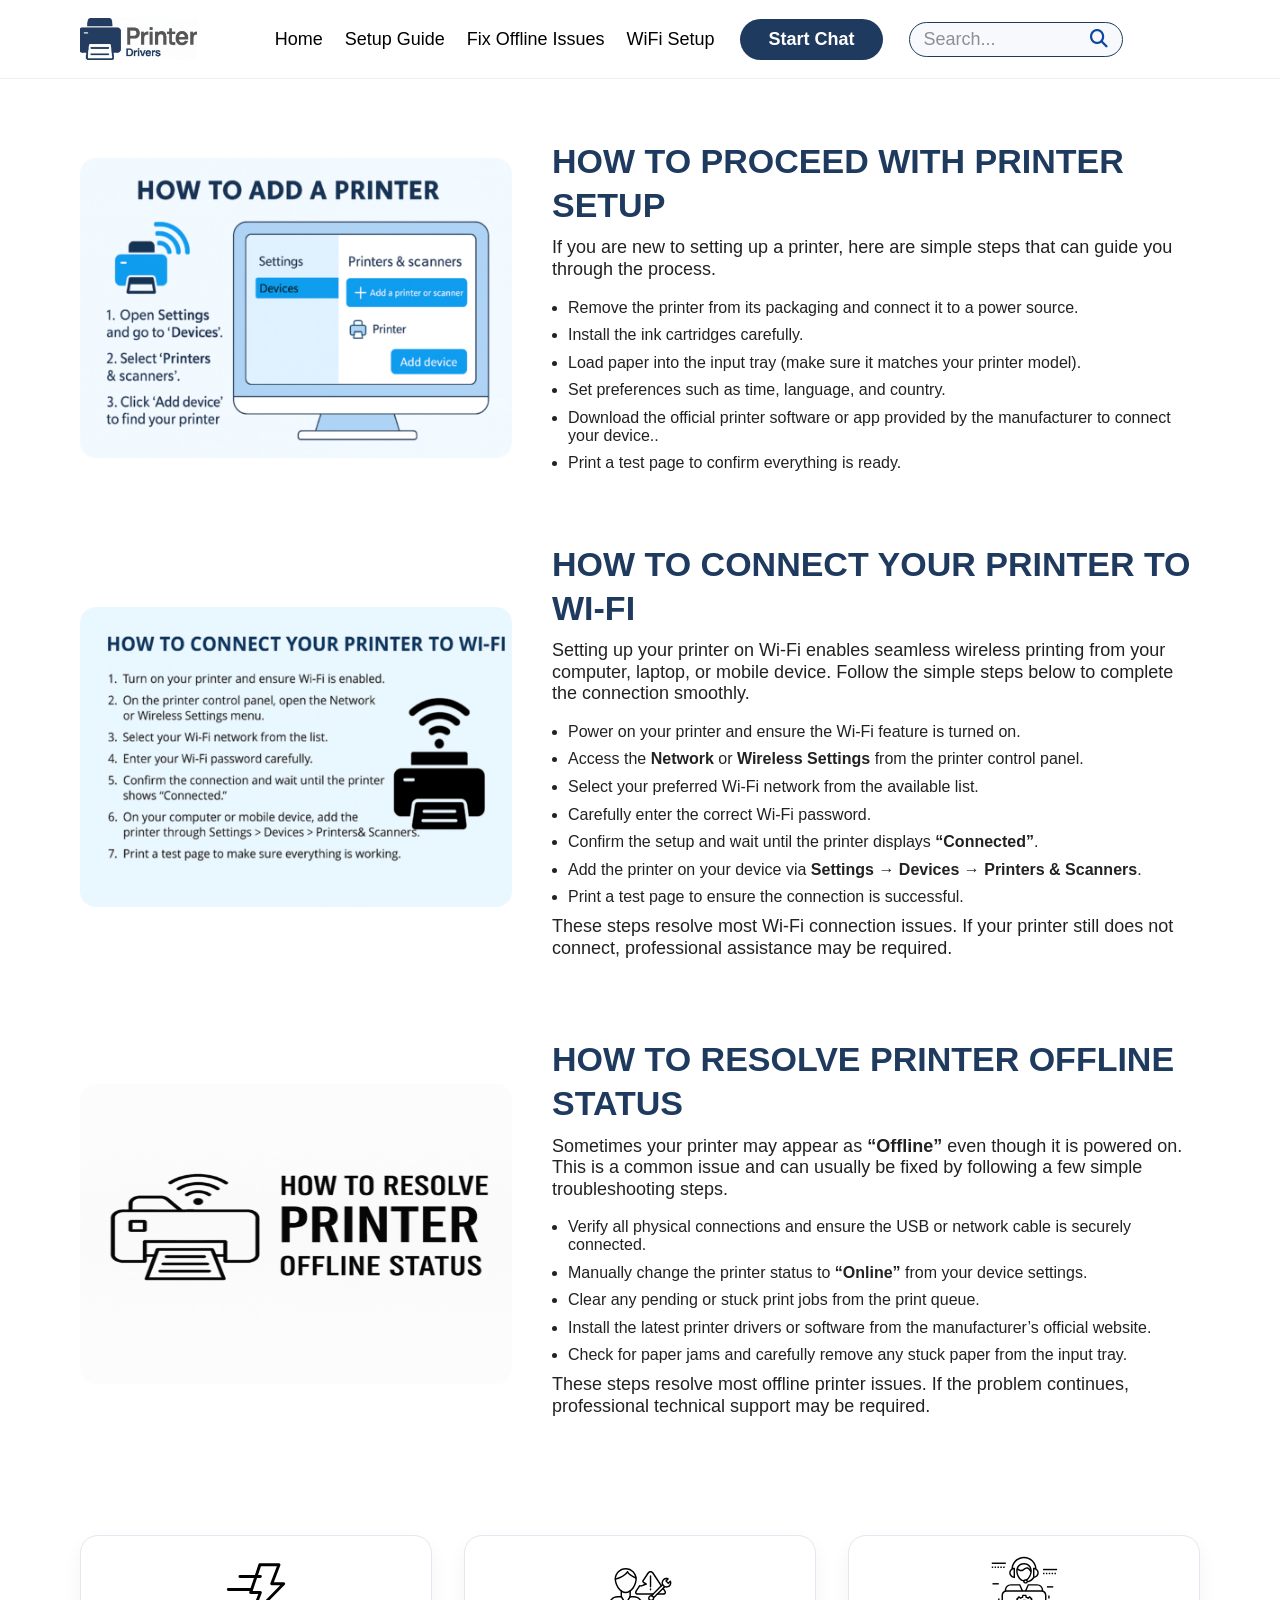
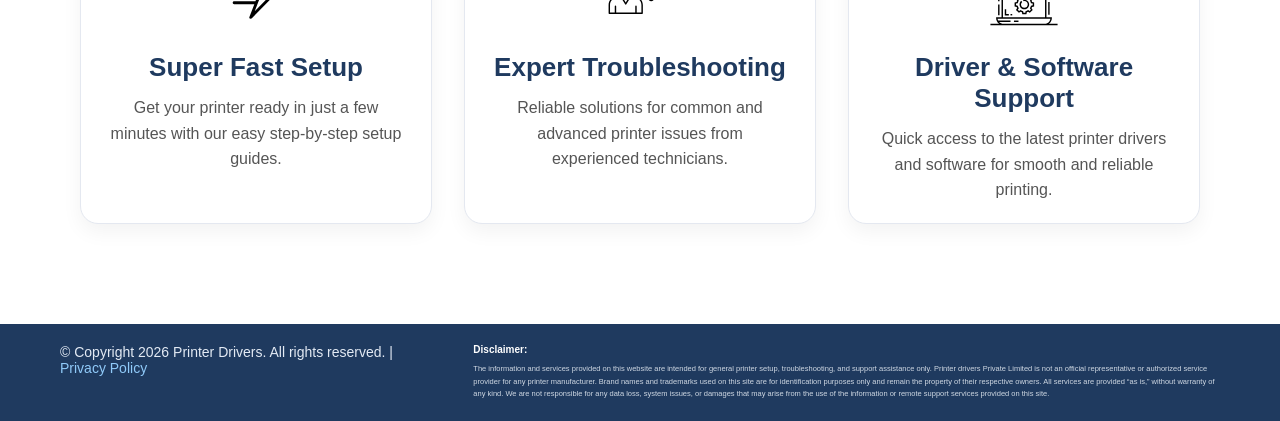
<file: index.html>
<!DOCTYPE html>
<html lang="en">
<head>
    <meta charset="UTF-8">
    <title>Printer Drivers</title>
    <link rel="stylesheet" href="style.css">

    <!-- Font Awesome -->
    <link rel="stylesheet" href="https://cdnjs.cloudflare.com/ajax/libs/font-awesome/6.5.0/css/all.min.css">
</head>
<body>

<header class="header">
    <div class="header-inner">

        <!-- LEFT: Logo -->
      <div class="logo">
    <a href="index.html">
        <img src="images/logo (4).png" alt="Print Care Logo">
    </a>
</div>


        <!-- CENTER: Menu + Button + Search -->
        <div class="header-center">
            <nav class="menu">
                <a href="#">Home</a>
                <a href="#">Setup Guide</a>
                <a href="#">Fix Offline Issues</a>
                <a href="#">WiFi Setup</a>
            </nav>

            <a href="#" class="chat-btn">Start Chat</a>

            <div class="search-box">
    <input type="text" placeholder="Search...">
    <i class="fas fa-search"></i>
</div>

        </div>

        <!-- RIGHT spacer (empty but important for centering) -->
        <div></div>

    </div>
</header>
<section class="hero">
    <div class="hero-image">
        <img src="images/12345-480x320.png" alt="Printer Setup">
    </div>

    <div class="hero-content">
        <h1>HOW TO PROCEED WITH PRINTER SETUP</h1>
        <p>
            If you are new to setting up a printer, here are simple steps that can guide you through the process.
        </p>

        <ul>
            <li>Remove the printer from its packaging and connect it to a power source.</li>
            <li>Install the ink cartridges carefully.</li>
            <li>Load paper into the input tray (make sure it matches your printer model).</li>
            <li>Set preferences such as time, language, and country.</li>
            <li>Download the official printer software or app provided by the manufacturer to connect your device..</li>
            <li>Print a test page to confirm everything is ready.</li>
        </ul>
    </div>
</section>
<section class="hero hero-alt">
    <div class="hero-image">
        <img src="images/123456-480x320.png" alt="Connect Printer to WiFi">
    </div>

    <div class="hero-content">
        <h1>HOW TO CONNECT YOUR PRINTER TO WI-FI</h1>
        <p>
            Setting up your printer on Wi-Fi enables seamless wireless printing from your computer,
            laptop, or mobile device. Follow the simple steps below to complete the connection smoothly.
        </p>

        <ul>
            <li>Power on your printer and ensure the Wi-Fi feature is turned on.</li>
            <li>Access the <strong>Network</strong> or <strong>Wireless Settings</strong> from the printer control panel.</li>
            <li>Select your preferred Wi-Fi network from the available list.</li>
            <li>Carefully enter the correct Wi-Fi password.</li>
            <li>Confirm the setup and wait until the printer displays <strong>“Connected”</strong>.</li>
            <li>Add the printer on your device via <strong>Settings → Devices → Printers & Scanners</strong>.</li>
            <li>Print a test page to ensure the connection is successful.</li>
        </ul>

        <p class="hero-note">
            These steps resolve most Wi-Fi connection issues. If your printer still does not connect,
            professional assistance may be required.
        </p>
    </div>
</section>

<section class="hero hero-alt">
    <div class="hero-image">
        <img src="images/1234-480x480.png" alt="Printer Offline Issue">
    </div>

    <div class="hero-content">
        <h1>HOW TO RESOLVE PRINTER OFFLINE STATUS</h1>
        <p>
            Sometimes your printer may appear as <strong>“Offline”</strong> even though it is powered on.
            This is a common issue and can usually be fixed by following a few simple troubleshooting steps.
        </p>

        <ul>
            <li>Verify all physical connections and ensure the USB or network cable is securely connected.</li>
            <li>Manually change the printer status to <strong>“Online”</strong> from your device settings.</li>
            <li>Clear any pending or stuck print jobs from the print queue.</li>
            <li>Install the latest printer drivers or software from the manufacturer’s official website.</li>
            <li>Check for paper jams and carefully remove any stuck paper from the input tray.</li>
        </ul>

        <p class="hero-note">
            These steps resolve most offline printer issues. If the problem continues,
            professional technical support may be required.
        </p>
    </div>
</section>
<section class="features">
    <div class="feature-card">
        <img src="images/icon1.svg" alt="Fast Setup">
        <h3>Super Fast Setup</h3>
        <p>
            Get your printer ready in just a few minutes with our easy step-by-step setup guides.
        </p>
    </div>

    <div class="feature-card">
        <img src="images/icon2.svg" alt="Expert Support">
        <h3>Expert Troubleshooting</h3>
        <p>
            Reliable solutions for common and advanced printer issues from experienced technicians.
        </p>
    </div>

    <div class="feature-card">
        <img src="images/icon3.svg" alt="Driver Support">
        <h3>Driver & Software Support</h3>
        <p>
            Quick access to the latest printer drivers and software for smooth and reliable printing.
        </p>
    </div>
</section>
<footer class="footer">
    <div class="footer-inner">

        <!-- Left -->
        <div class="footer-left">
            <p>
                © Copyright 2026 Printer Drivers. All rights reserved. |
                <a href="privacy-policy.html">Privacy Policy</a>
            </p>
        </div>

        <!-- Right -->
        <div class="footer-right">
            <h4>Disclaimer:</h4>
            <p>
                The information and services provided on this website are intended for general printer setup,
                troubleshooting, and support assistance only. Printer drivers
  Private Limited is not an
                official representative or authorized service provider for any printer manufacturer.
                Brand names and trademarks used on this site are for identification purposes only and remain
                the property of their respective owners. All services are provided “as is,” without warranty
                of any kind. We are not responsible for any data loss, system issues, or damages that may arise
                from the use of the information or remote support services provided on this site.
            </p>
        </div>

    </div>
</footer>

</body>
</html>
</file>
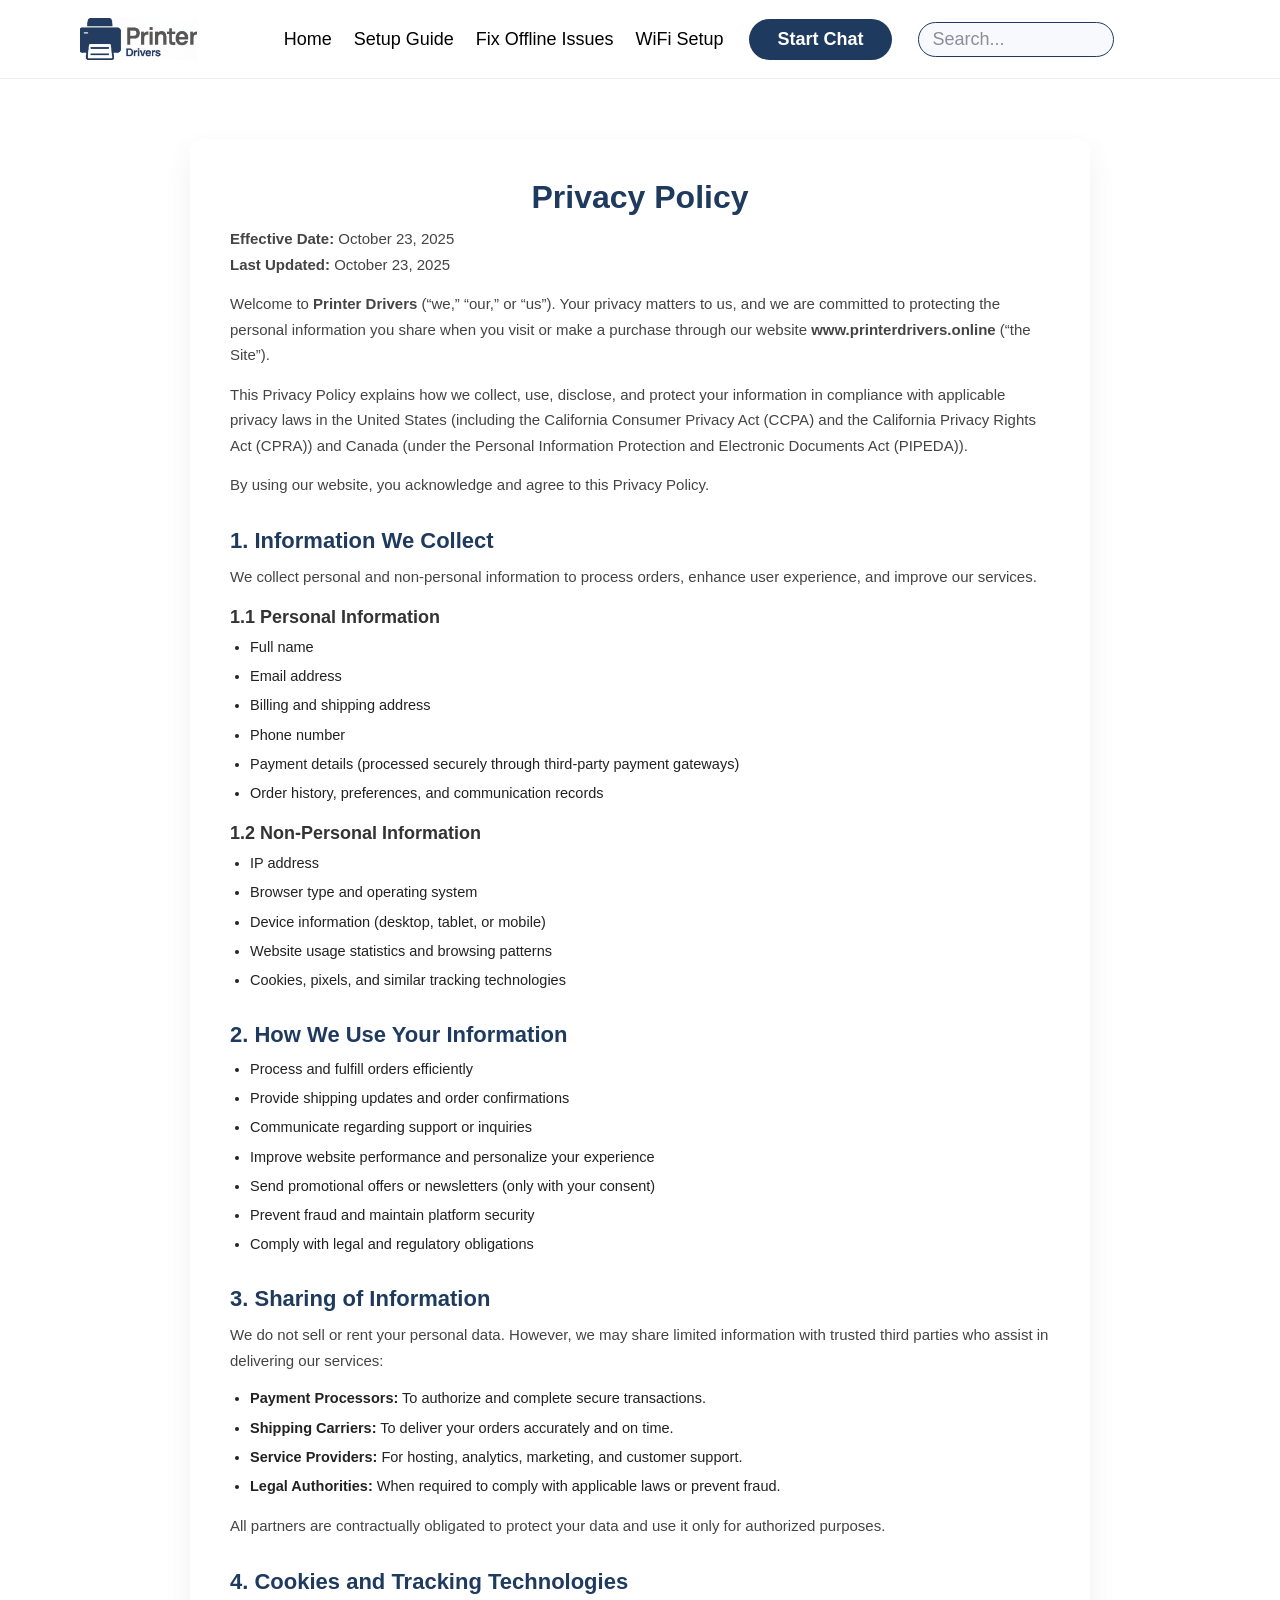
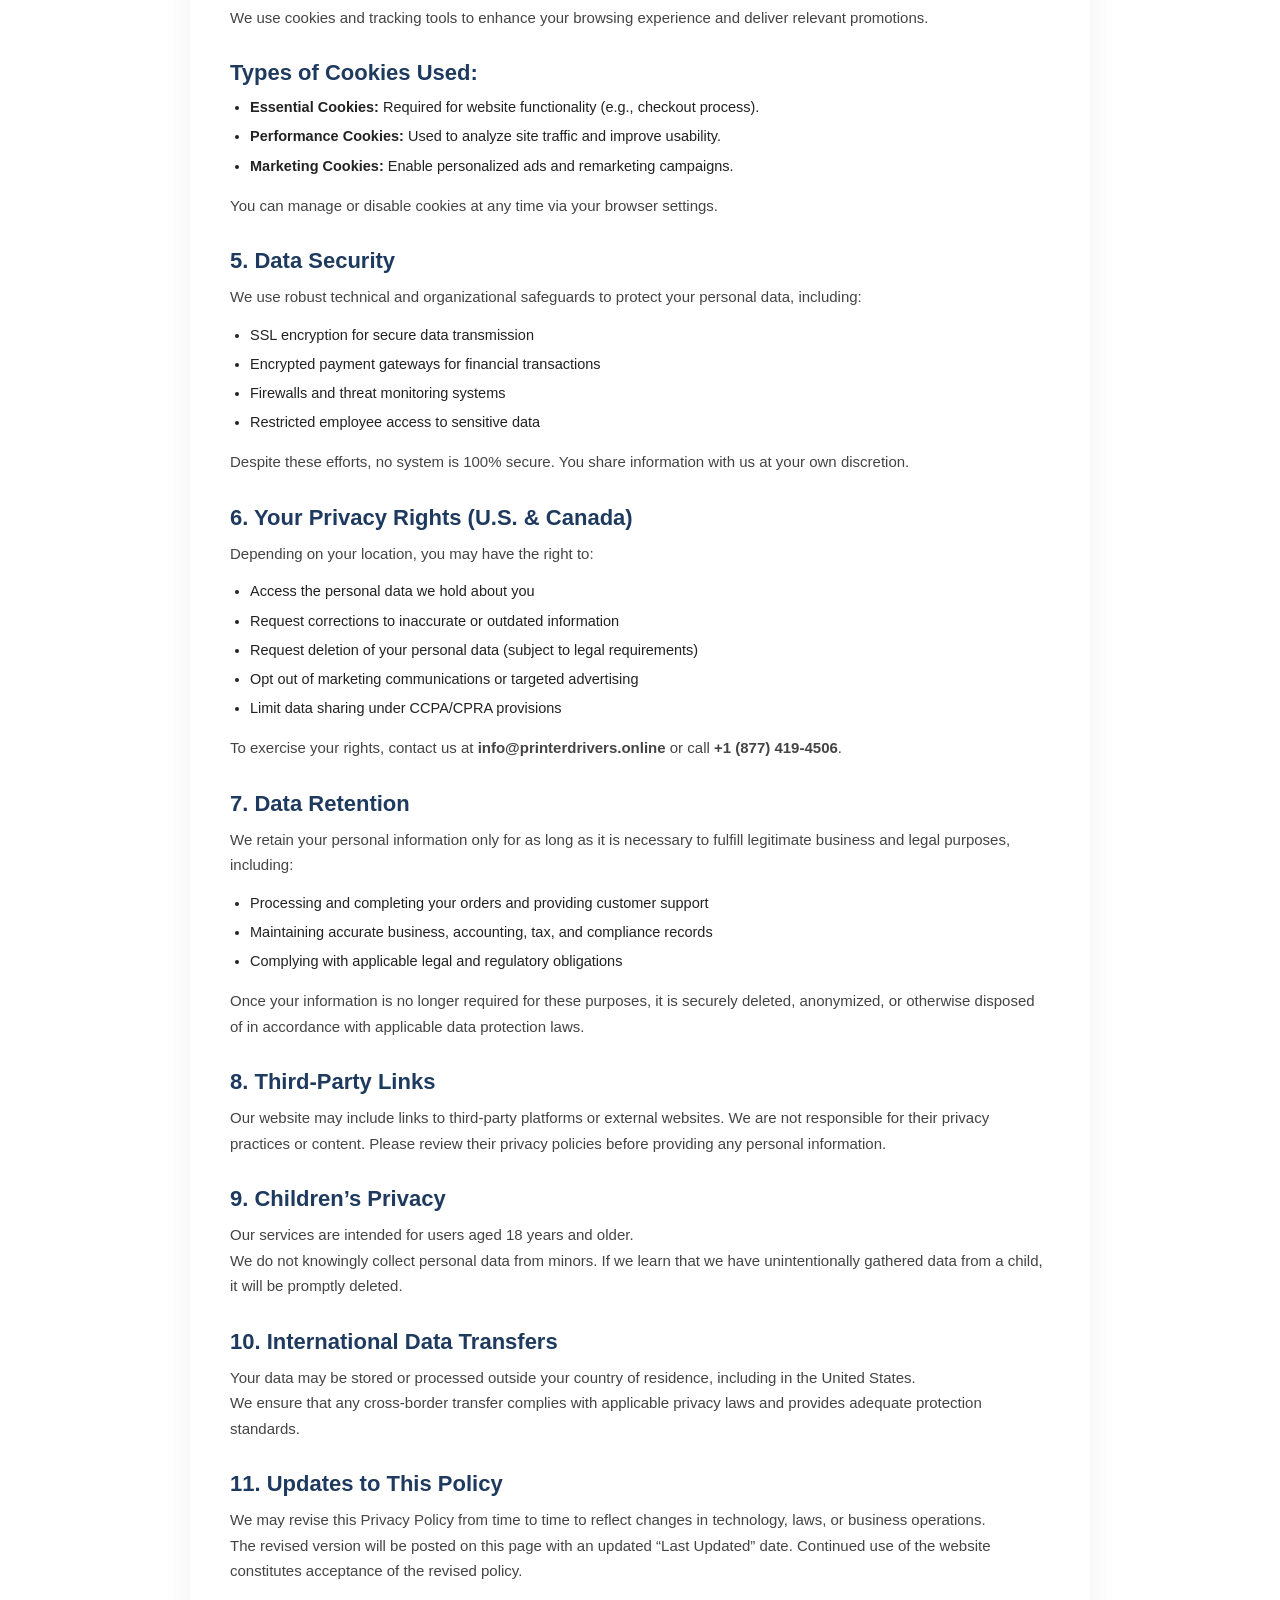
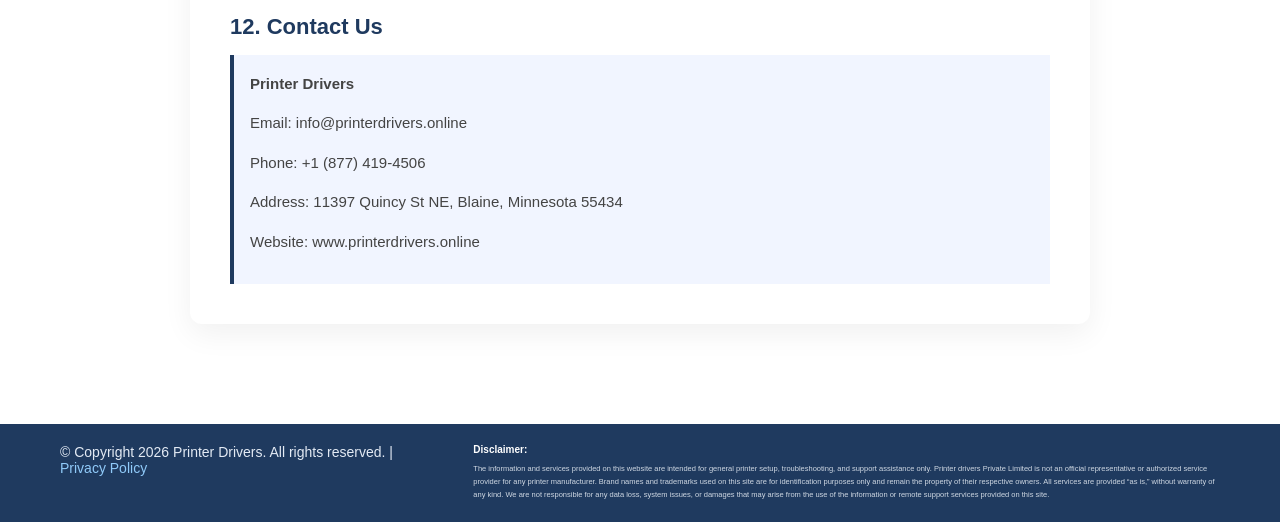
<file: privacy-policy.html>
<!DOCTYPE html>
<html lang="en">
<head>
    <meta charset="UTF-8">
    <title>Privacy Policy | Printer Drivers</title>
    <meta name="viewport" content="width=device-width, initial-scale=1.0">
    <link rel="stylesheet" href="style.css">
</head>
<body>
<header class="header">
    <div class="header-inner">

        <!-- LEFT: Logo -->
     <div class="logo">
    <a href="index.html">
        <img src="images/logo (4).png" alt="Print Care Logo">
    </a>
</div> 
        <!-- CENTER: Menu + Button + Search -->
        <div class="header-center">
            <nav class="menu">
                <a href="#">Home</a>
                <a href="#">Setup Guide</a>
                <a href="#">Fix Offline Issues</a>
                <a href="#">WiFi Setup</a>
            </nav>

            <a href="#" class="chat-btn">Start Chat</a>

            <div class="search-box">
    <input type="text" placeholder="Search...">
    <i class="fas fa-search"></i>
</div>

        </div>

        <!-- RIGHT spacer (empty but important for centering) -->
        <div></div>

    </div>
</header>
<section class="policy-container">

    <h1>Privacy Policy</h1>
    <p class="policy-meta">
        <strong>Effective Date:</strong> October 23, 2025<br>
        <strong>Last Updated:</strong> October 23, 2025
    </p>

    <p>
        Welcome to <strong>Printer Drivers</strong> (“we,” “our,” or “us”). Your privacy matters to us, and we are
        committed to protecting the personal information you share when you visit or make a purchase through
        our website <strong>www.printerdrivers.online
 </strong> (“the Site”).
    </p>

    <p>
        This Privacy Policy explains how we collect, use, disclose, and protect your information in compliance
        with applicable privacy laws in the United States (including the California Consumer Privacy Act (CCPA)
        and the California Privacy Rights Act (CPRA)) and Canada (under the Personal Information Protection and
        Electronic Documents Act (PIPEDA)).
    </p>

    <p>
        By using our website, you acknowledge and agree to this Privacy Policy.
    </p>

    <h2>1. Information We Collect</h2>
    <p>
        We collect personal and non-personal information to process orders, enhance user experience, and
        improve our services.
    </p>

    <h3>1.1 Personal Information</h3>
    <ul>
        <li>Full name</li>
        <li>Email address</li>
        <li>Billing and shipping address</li>
        <li>Phone number</li>
        <li>Payment details (processed securely through third-party payment gateways)</li>
        <li>Order history, preferences, and communication records</li>
    </ul>

    <h3>1.2 Non-Personal Information</h3>
    <ul>
        <li>IP address</li>
        <li>Browser type and operating system</li>
        <li>Device information (desktop, tablet, or mobile)</li>
        <li>Website usage statistics and browsing patterns</li>
        <li>Cookies, pixels, and similar tracking technologies</li>
    </ul>

    <h2>2. How We Use Your Information</h2>
    <ul>
        <li>Process and fulfill orders efficiently</li>
        <li>Provide shipping updates and order confirmations</li>
        <li>Communicate regarding support or inquiries</li>
        <li>Improve website performance and personalize your experience</li>
        <li>Send promotional offers or newsletters (only with your consent)</li>
        <li>Prevent fraud and maintain platform security</li>
        <li>Comply with legal and regulatory obligations</li>
    </ul>

    <h2>3. Sharing of Information</h2>
    <p>
        We do not sell or rent your personal data.  However, we may share limited information with trusted third parties who assist in delivering our services:
    </p>
    <ul>
        <li><strong>Payment Processors:</strong> To authorize and complete secure transactions.</li>
        <li><strong>Shipping Carriers:</strong>  To deliver your orders accurately and on time.</li>
        <li><strong>Service Providers:</strong>  For hosting, analytics, marketing, and customer support.</li>
        <li><strong>Legal Authorities:</strong> When required to comply with applicable laws or prevent fraud.</li>
    </ul>
    <p>All partners are contractually obligated to protect your data and use it only for authorized purposes.</p>

    <h2>4. Cookies and Tracking Technologies</h2>
    <p>We use cookies and tracking tools to enhance your browsing experience and deliver relevant promotions.</p>
    <h2>Types of Cookies Used:</h2>
    <ul>
        <li><strong>Essential Cookies:</strong>  Required for website functionality (e.g., checkout process).</li>
        <li><strong>Performance Cookies:</strong>  Used to analyze site traffic and improve usability.
</li>
        <li><strong>Marketing Cookies:</strong>  Enable personalized ads and remarketing campaigns.</li>
    </ul>
    <p>You can manage or disable cookies at any time via your browser settings.</p>

    <h2>5. Data Security</h2>
    <p>We use robust technical and organizational safeguards to protect your personal data, including:</p>
    <ul>
        <li>SSL encryption for secure data transmission</li>
        <li>Encrypted payment gateways for financial transactions</li>
        <li>Firewalls and threat monitoring systems</li>
        <li>Restricted employee access to sensitive data</li>
    </ul>
    <p>
Despite these efforts, no system is 100% secure. You share information with us at your own discretion.
    </p>

    <h2>6. Your Privacy Rights (U.S. & Canada)</h2>
    <p>Depending on your location, you may have the right to:</p>
    <ul>
        <li>Access the personal data we hold about you</li>
        <li>Request corrections to inaccurate or outdated information</li>
        <li>Request deletion of your personal data (subject to legal requirements)</li>
        <li>Opt out of marketing communications or targeted advertising</li>
        <li>Limit data sharing under CCPA/CPRA provisions</li>
    </ul>
    <p>
        To exercise your rights, contact us at
        <strong>info@printerdrivers.online
 </strong> or call <strong>+1 (877) 419-4506</strong>.
    </p>

  <h2>7. Data Retention</h2>
<p>
    We retain your personal information only for as long as it is necessary to fulfill legitimate
    business and legal purposes, including:
</p>

<ul>
    <li>Processing and completing your orders and providing customer support</li>
    <li>Maintaining accurate business, accounting, tax, and compliance records</li>
    <li>Complying with applicable legal and regulatory obligations</li>
</ul>

<p>
    Once your information is no longer required for these purposes, it is securely deleted,
    anonymized, or otherwise disposed of in accordance with applicable data protection laws.
</p>


    <h2>8. Third-Party Links</h2>
    <p>
Our website may include links to third-party platforms or external websites. We are not responsible for their privacy practices or content. Please review their privacy policies before providing any personal information.
    </p>

    <h2>9. Children’s Privacy</h2>
    <p>
        Our services are intended for users aged 18 years and older.<br>
We do not knowingly collect personal data from minors. If we learn that we have unintentionally gathered data from a child, it will be promptly deleted.
    </p>

    <h2>10. International Data Transfers</h2>
    <p>
       Your data may be stored or processed outside your country of residence, including in the United States.<br>
We ensure that any cross-border transfer complies with applicable privacy laws and provides adequate protection standards.
    </p>

    <h2>11. Updates to This Policy</h2>
    <p>
      We may revise this Privacy Policy from time to time to reflect changes in technology, laws, or business operations.<br>
The revised version will be posted on this page with an updated “Last Updated” date. Continued use of the website constitutes acceptance of the revised policy.
    </p>

    <h2>12. Contact Us</h2>
    <div class="contact-box">
        <p><strong>Printer Drivers</strong></p>
        <p>Email: info@printerdrivers.online
 </p>
        <p>Phone: +1 (877) 419-4506</p>
        <p>Address: 11397 Quincy St NE, Blaine, Minnesota 55434</p>
        <p>Website: www.printerdrivers.online
 </p>
    </div>

</section>
<footer class="footer">
    <div class="footer-inner">

        <!-- Left -->
        <div class="footer-left">
            <p>
                © Copyright 2026 Printer Drivers. All rights reserved. |
                <a href="privacy-policy.html">Privacy Policy</a>
            </p>
        </div>

        <!-- Right -->
        <div class="footer-right">
            <h4>Disclaimer:</h4>
            <p>
                The information and services provided on this website are intended for general printer setup,
                troubleshooting, and support assistance only. Printer drivers
  Private Limited is not an
                official representative or authorized service provider for any printer manufacturer.
                Brand names and trademarks used on this site are for identification purposes only and remain
                the property of their respective owners. All services are provided “as is,” without warranty
                of any kind. We are not responsible for any data loss, system issues, or damages that may arise
                from the use of the information or remote support services provided on this site.
            </p>
        </div>

    </div>
</footer>
</body>
</html>
</file>
<file: style.css>
* {
    margin: 0;
    padding: 0;
    box-sizing: border-box;
    
    font-family: 'Open Sans', Helvetica, Arial, Lucida, sans-serif;
}
body {
    background: #ffffff;
    color: #222;
}
.header {
    background: #ffffff;
    border-bottom: 1px solid #eee;
}
.header-inner {
    max-width: 1200px;
    margin: 0 auto;
    padding: 18px 40px;
    display: grid;
    grid-template-columns: auto 1fr auto;
    align-items: center;
}
.logo img {
    height: 42px;
    display: block;
}
.header-center {
    display: flex;
    align-items: center;
    justify-content: center;
    gap: 26px;
}
.menu {
    display: flex;
    gap: 22px;
}
.menu a {
    text-decoration: none;
    color:black;
    font-size: 18px;
    position: relative;
}
.menu a::after {
    content: "";
    position: absolute;
    left: 0;
    bottom: -4px;
    width: 0;
    height: 2px;
    background: #1F3A5F;
    transition: 0.3s;
}
.menu a:hover::after {
    width: 100%;
}
.chat-btn {
    text-decoration: none;
    font-size: 18px;
    white-space: nowrap;
    align-self: center !important;
    padding: 10px 28px !important;
    background-color: #1F3A5F;
    color: #fff !important;
    border-radius: 27px !important;
    font-weight: bold !important;
}
.search-box {
    display: flex;
    align-items: center;
    background: #f7f9fc;
    border: 1px solid #1F3A5F;
    border-radius: 22px;
    padding: 6px 14px;
    transition: all 0.3s ease;
}
.search-box:hover {
    background: #ffffff;
    border-color: #0d47a1;
}
.search-box input {
    border: none;
    outline: none;
    background: transparent;
    font-size: 18px;
    color:black;
    width: 160px;
}
.search-box input::placeholder {
    color: #8a8f98;
}
.search-box i {
    font-size: 18px;
    color: #0d47a1;
    cursor: pointer;
    margin-left: 6px;
}

.hero {
    max-width: 1200px;
    margin: 60px auto;
    padding: 0 40px;

    display: grid;
    grid-template-columns: 1fr 1.5fr;
    align-items: center;
    gap: 40px;
}
.hero-image img {
    width: 100%;
    height:300px;
    border-radius: 16px;
}
.hero-content h1 {
       font-weight: 800;
    font-size: 34px;
    color: #1f3a5f !important;
        padding-bottom: 10px;
    line-height: 1.3em;
}
.hero-content p {
    font-size: 18px;
    color: #222222;
    margin-bottom: 18px;
    line-height: 1.2;
}
.hero-content ul {
    padding-left: 16px;
}
.hero-content li {
    margin-bottom: 10px;
    font-size: 16px;
    color: #222222;
    line-height: 1.1;
}
/* ================= HERO RESPONSIVE ================= */

/* Tablets */
@media (max-width: 1024px) {
    .hero {
        padding: 0 24px;
        grid-template-columns: 1fr 1.2fr;
        gap: 32px;
    }

    .hero-content h1 {
        font-size: 30px;
    }

    .hero-content p {
        font-size: 18px;
    }
}

/* Mobile */
@media (max-width: 768px) {
    .hero {
        grid-template-columns: 1fr;
        margin: 40px auto;
        text-align: left;
    }

    .hero-image {
        order: -1; /* image on top */
        text-align: center;
    }

    .hero-image img {
        height: auto;
        max-height: 260px;
    }

    .hero-content h1 {
        font-size: 26px;
    }

    .hero-content p {
        font-size: 18px;
        line-height: 1.4;
    }

    .hero-content li {
        font-size: 18px;
        line-height: 1.4;
    }
}

/* Small Mobile */
@media (max-width: 480px) {
    .hero {
        padding: 0 16px;
    }

    .hero-content h1 {
        font-size: 24px;
    }
}

.features {
    max-width: 1200px;
    margin: 100px auto;
    padding: 0 40px;
    display: flex;
    justify-content: center;
    gap: 32px;
}
.feature-card {
    flex: 1;
    max-width: 360px;
    background: #ffffff;
    padding: 20px 28px;
    text-align: center;
    border: 1px solid #e4e8f0;          
    border-radius: 18px;                
    box-shadow: 0 8px 20px rgba(0,0,0,0.05); 
    transition: all 0.35s ease;
}
.feature-card:hover {
    border-color: #1F3A5F;              
    border-radius: 24px;
    transform: translateY(-6px);
    box-shadow: 0 18px 40px rgba(13, 71, 161, 0.15);
}
.feature-card img {
    height: 70px;
    margin-bottom: 22px;
}
.feature-card h3 {
    font-size: 26px;
    font-weight: 600;
    color: #1F3A5F;
    margin-bottom: 12px;
}
.feature-card p {
    font-size: 16px;
    color: #555;
    line-height: 1.6;
}

.footer {
    background: #1F3A5F;
    color: #cfd8e3;
    margin-top: 100px;
}
.footer-inner {
    max-width: 1200px;
    margin: 0 auto;
    padding: 20px;
    display: flex;
    gap: 40px;
}
.footer-left {
    flex: 1;
    font-size: 14px;
    color: #e3eaf4;
}
.footer-left a {
    color: #90caf9;
    text-decoration: none;
}
.footer-left a:hover {
    
}
.footer-right {
    flex: 2;
}
.footer-right h4 {
    font-size: 10px;
    color: #ffffff;
    margin-bottom: 8px;
}
.footer-right p {
    font-size: 7.5px;
    line-height: 1.7;
    color: #cfd8e3;
}

/* Responsive */
@media (max-width: 768px) {
    .footer-inner {
        flex-direction: column;
        gap: 24px;
    }
}


.policy-container {
    max-width: 900px;
    margin: 60px auto;
    padding: 40px;
    background: #ffffff;
    border-radius: 12px;
    box-shadow: 0 10px 30px rgba(0,0,0,0.06);
}

.policy-container h1 {
    font-size: 32px;
    color: #1f3a5f;
    margin-bottom: 10px;
    text-align: center;
}

.policy-meta {
    font-size: 14px;
    color: #666;
    margin-bottom: 30px;
}

.policy-container h2 {
    font-size: 22px;
    margin: 30px 0 10px;
    color: #1f3a5f;
}

.policy-container h3 {
    font-size: 18px;
    margin: 18px 0 8px;
    color: #333;
}

.policy-container p {
    font-size: 15px;
    line-height: 1.7;
    color: #444;
    margin-bottom: 14px;
}

.policy-container ul {
    padding-left: 20px;
    margin-bottom: 15px;
}

.policy-container li {
    font-size: 14.5px;
    line-height: 1.6;
    margin-bottom: 6px;
}

.contact-box {
    margin-top: 15px;
    padding: 16px;
    background: #f1f5ff;
    border-left: 4px solid #1f3a5f;
}
</file>
